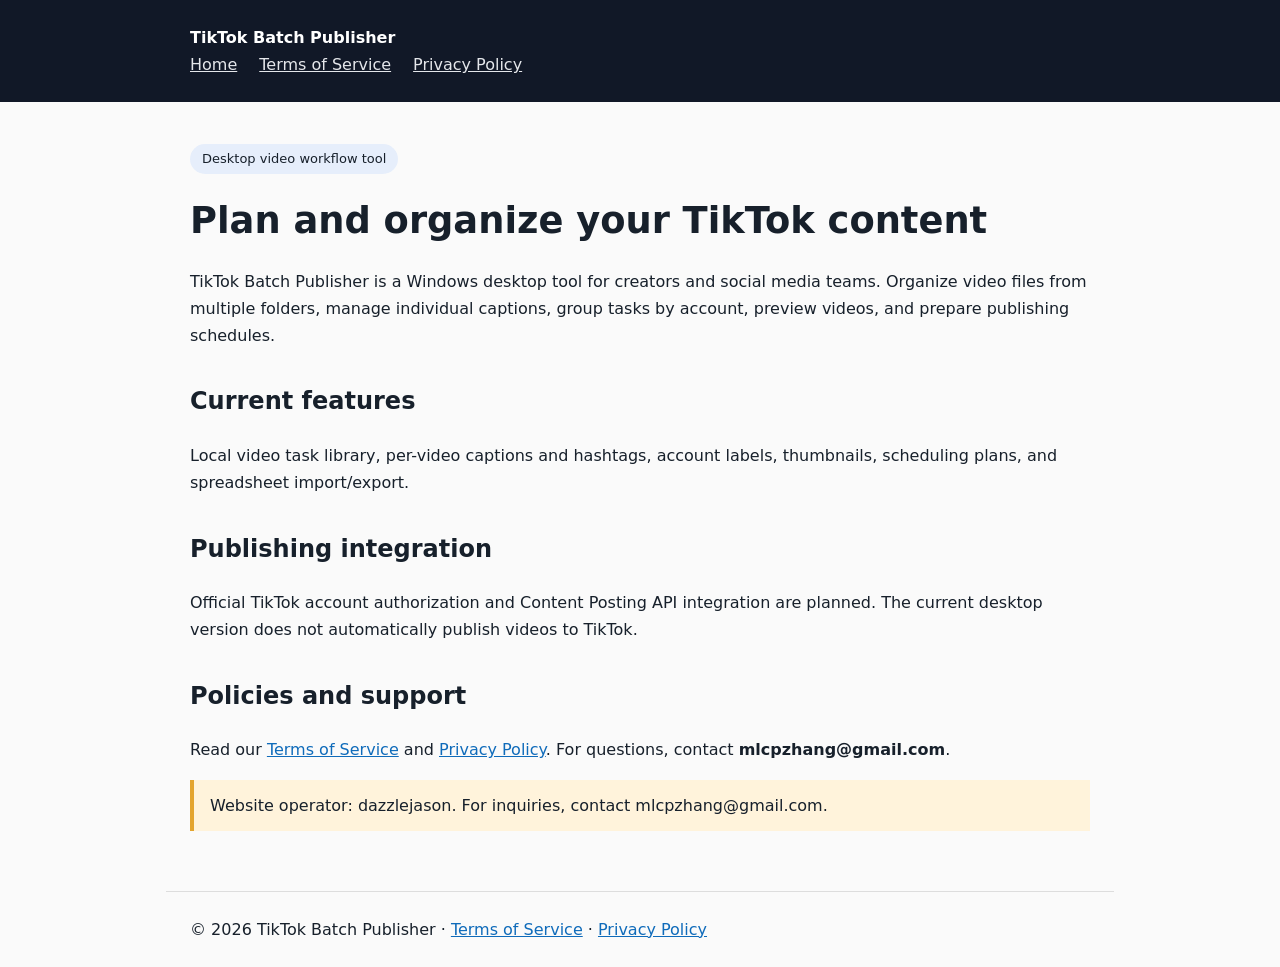
<file: index.html>
<!doctype html><html lang="en"><head><meta charset="utf-8"><meta name="viewport" content="width=device-width,initial-scale=1"><title>Home | TikTok Batch Publisher</title><link rel="stylesheet" href="style.css"></head><body><header><strong>TikTok Batch Publisher</strong><nav><a href="index.html">Home</a><a href="terms/">Terms of Service</a><a href="privacy/">Privacy Policy</a></nav></header><main><span class="pill">Desktop video workflow tool</span><h1>Plan and organize your TikTok content</h1><p>TikTok Batch Publisher is a Windows desktop tool for creators and social media teams. Organize video files from multiple folders, manage individual captions, group tasks by account, preview videos, and prepare publishing schedules.</p><h2>Current features</h2><p>Local video task library, per-video captions and hashtags, account labels, thumbnails, scheduling plans, and spreadsheet import/export.</p><h2>Publishing integration</h2><p>Official TikTok account authorization and Content Posting API integration are planned. The current desktop version does not automatically publish videos to TikTok.</p><h2>Policies and support</h2><p>Read our <a href="terms/">Terms of Service</a> and <a href="privacy/">Privacy Policy</a>. For questions, contact <strong>mlcpzhang@gmail.com</strong>.</p><p class="note">Website operator: dazzlejason. For inquiries, contact mlcpzhang@gmail.com.</p></main><footer>© 2026 TikTok Batch Publisher · <a href="terms/">Terms of Service</a> · <a href="privacy/">Privacy Policy</a></footer></body></html>
</file>
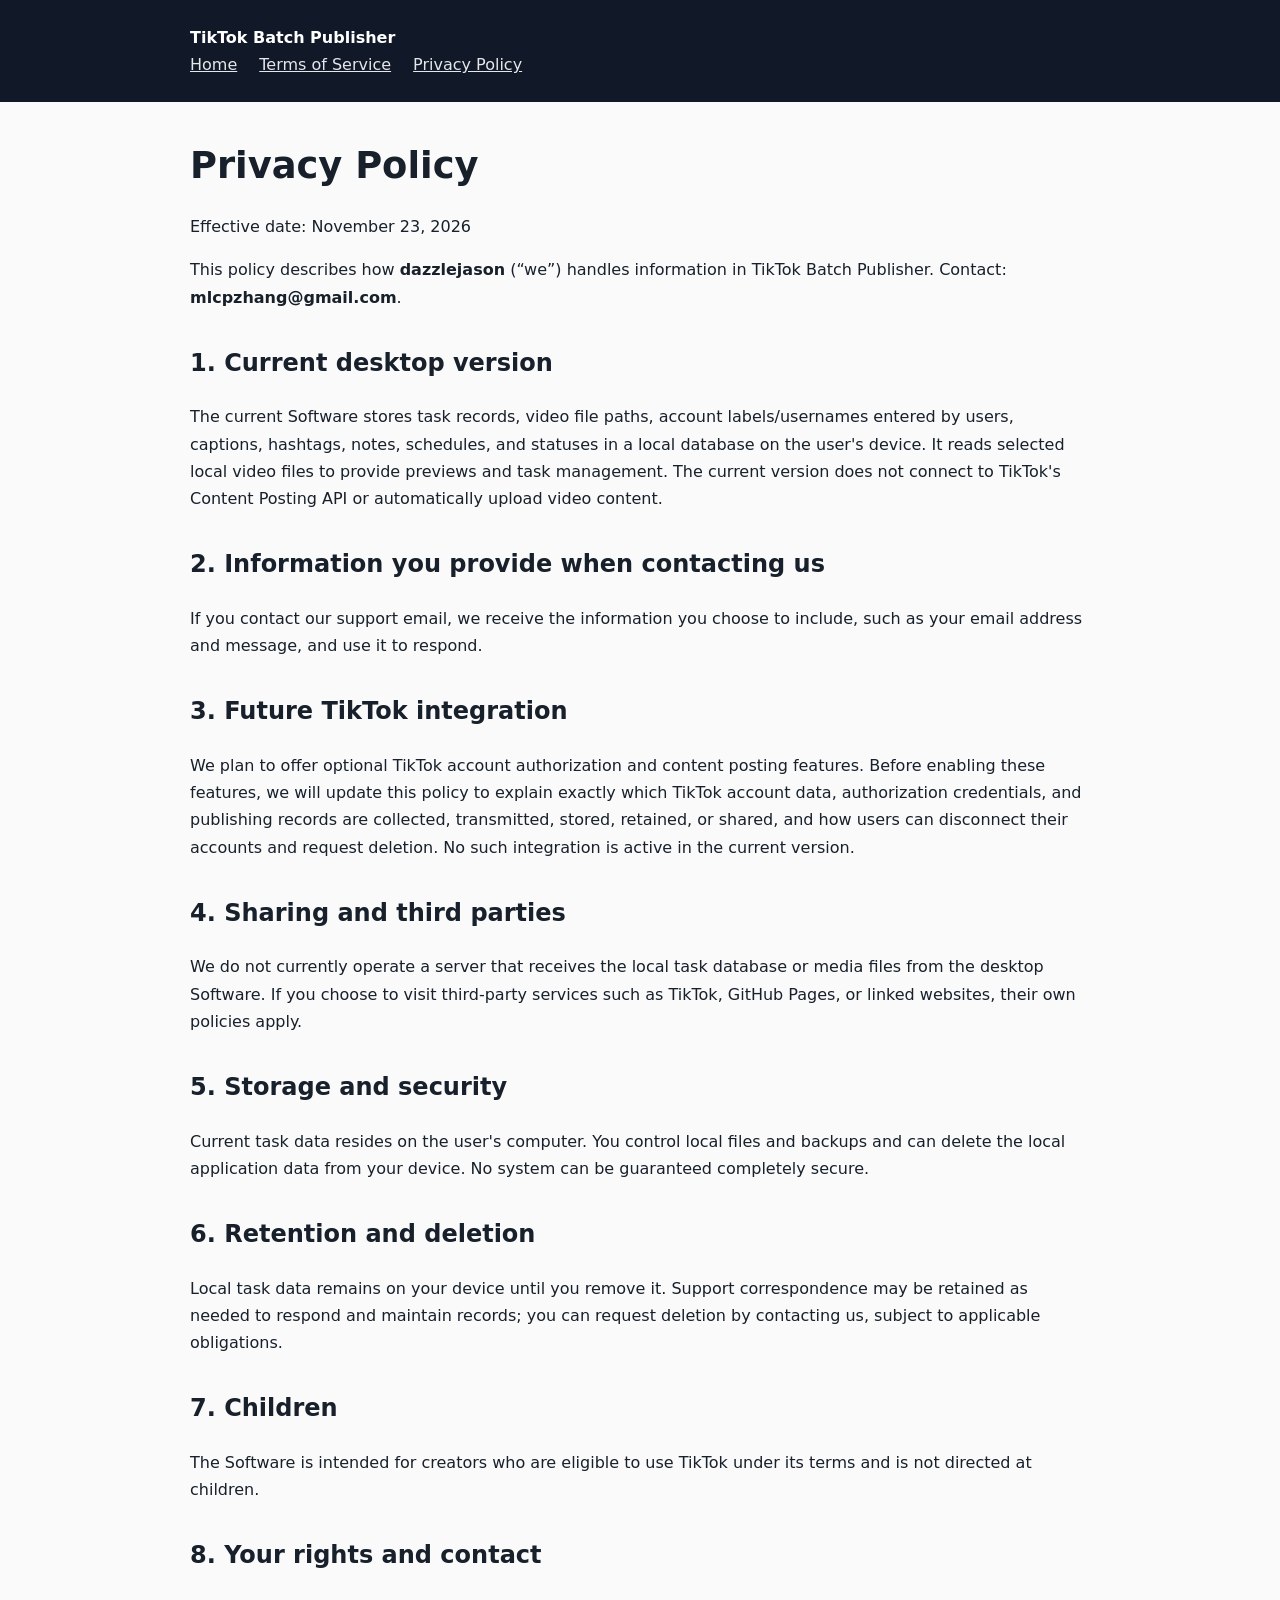
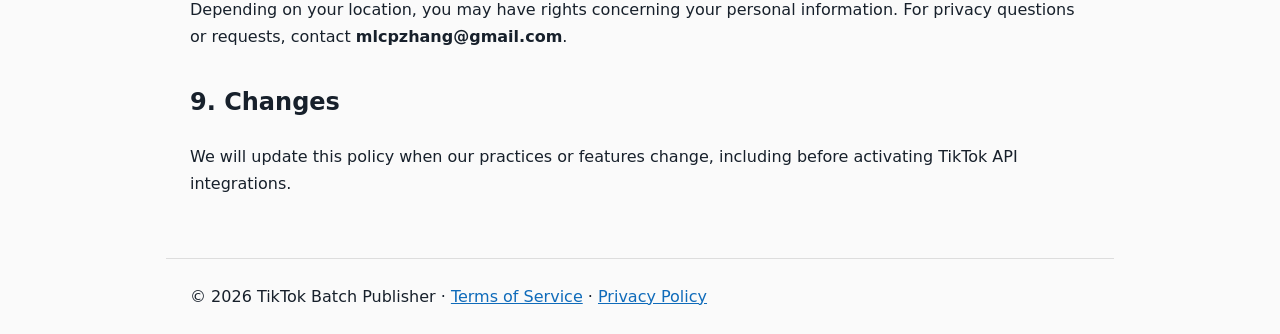
<file: privacy/index.html>
<!doctype html><html lang="en"><head><meta charset="utf-8"><meta name="viewport" content="width=device-width,initial-scale=1"><title>Privacy Policy | TikTok Batch Publisher</title><link rel="stylesheet" href="../style.css"></head><body><header><strong>TikTok Batch Publisher</strong><nav><a href="../index.html">Home</a><a href="../terms/">Terms of Service</a><a href="../privacy/">Privacy Policy</a></nav></header><main><h1>Privacy Policy</h1><p>Effective date: November 23, 2026</p><p>This policy describes how <strong>dazzlejason</strong> (“we”) handles information in TikTok Batch Publisher. Contact: <strong>mlcpzhang@gmail.com</strong>.</p><h2>1. Current desktop version</h2><p>The current Software stores task records, video file paths, account labels/usernames entered by users, captions, hashtags, notes, schedules, and statuses in a local database on the user's device. It reads selected local video files to provide previews and task management. The current version does not connect to TikTok's Content Posting API or automatically upload video content.</p><h2>2. Information you provide when contacting us</h2><p>If you contact our support email, we receive the information you choose to include, such as your email address and message, and use it to respond.</p><h2>3. Future TikTok integration</h2><p>We plan to offer optional TikTok account authorization and content posting features. Before enabling these features, we will update this policy to explain exactly which TikTok account data, authorization credentials, and publishing records are collected, transmitted, stored, retained, or shared, and how users can disconnect their accounts and request deletion. No such integration is active in the current version.</p><h2>4. Sharing and third parties</h2><p>We do not currently operate a server that receives the local task database or media files from the desktop Software. If you choose to visit third-party services such as TikTok, GitHub Pages, or linked websites, their own policies apply.</p><h2>5. Storage and security</h2><p>Current task data resides on the user's computer. You control local files and backups and can delete the local application data from your device. No system can be guaranteed completely secure.</p><h2>6. Retention and deletion</h2><p>Local task data remains on your device until you remove it. Support correspondence may be retained as needed to respond and maintain records; you can request deletion by contacting us, subject to applicable obligations.</p><h2>7. Children</h2><p>The Software is intended for creators who are eligible to use TikTok under its terms and is not directed at children.</p><h2>8. Your rights and contact</h2><p>Depending on your location, you may have rights concerning your personal information. For privacy questions or requests, contact <strong>mlcpzhang@gmail.com</strong>.</p><h2>9. Changes</h2><p>We will update this policy when our practices or features change, including before activating TikTok API integrations.</p></main><footer>© 2026 TikTok Batch Publisher · <a href="../terms/">Terms of Service</a> · <a href="../privacy/">Privacy Policy</a></footer></body></html>
</file>
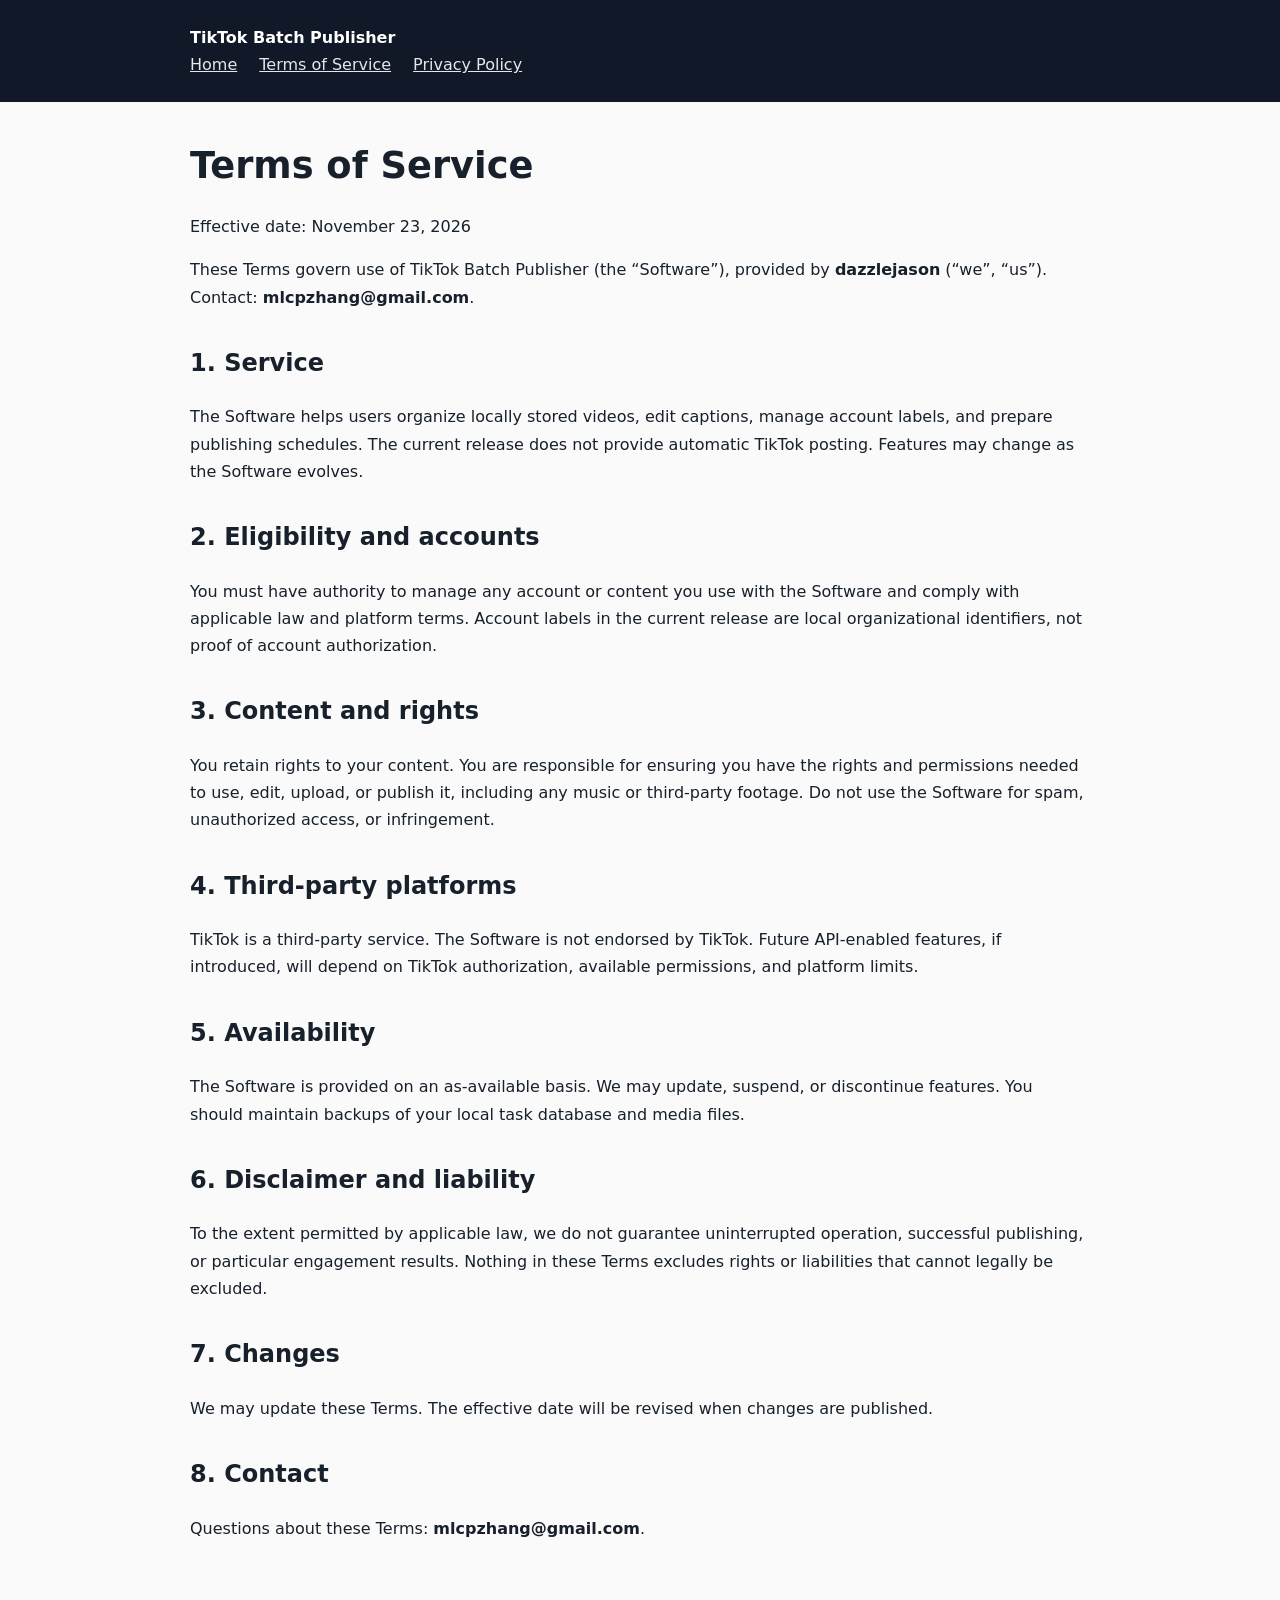
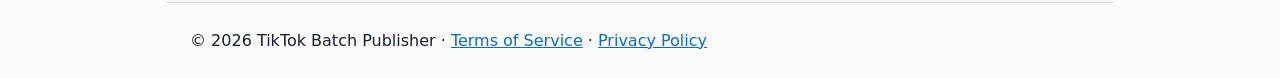
<file: terms/index.html>
<!doctype html><html lang="en"><head><meta charset="utf-8"><meta name="viewport" content="width=device-width,initial-scale=1"><title>Terms of Service | TikTok Batch Publisher</title><link rel="stylesheet" href="../style.css"></head><body><header><strong>TikTok Batch Publisher</strong><nav><a href="../index.html">Home</a><a href="../terms/">Terms of Service</a><a href="../privacy/">Privacy Policy</a></nav></header><main><h1>Terms of Service</h1><p>Effective date: November 23, 2026</p><p>These Terms govern use of TikTok Batch Publisher (the “Software”), provided by <strong>dazzlejason</strong> (“we”, “us”). Contact: <strong>mlcpzhang@gmail.com</strong>.</p><h2>1. Service</h2><p>The Software helps users organize locally stored videos, edit captions, manage account labels, and prepare publishing schedules. The current release does not provide automatic TikTok posting. Features may change as the Software evolves.</p><h2>2. Eligibility and accounts</h2><p>You must have authority to manage any account or content you use with the Software and comply with applicable law and platform terms. Account labels in the current release are local organizational identifiers, not proof of account authorization.</p><h2>3. Content and rights</h2><p>You retain rights to your content. You are responsible for ensuring you have the rights and permissions needed to use, edit, upload, or publish it, including any music or third-party footage. Do not use the Software for spam, unauthorized access, or infringement.</p><h2>4. Third-party platforms</h2><p>TikTok is a third-party service. The Software is not endorsed by TikTok. Future API-enabled features, if introduced, will depend on TikTok authorization, available permissions, and platform limits.</p><h2>5. Availability</h2><p>The Software is provided on an as-available basis. We may update, suspend, or discontinue features. You should maintain backups of your local task database and media files.</p><h2>6. Disclaimer and liability</h2><p>To the extent permitted by applicable law, we do not guarantee uninterrupted operation, successful publishing, or particular engagement results. Nothing in these Terms excludes rights or liabilities that cannot legally be excluded.</p><h2>7. Changes</h2><p>We may update these Terms. The effective date will be revised when changes are published.</p><h2>8. Contact</h2><p>Questions about these Terms: <strong>mlcpzhang@gmail.com</strong>.</p></main><footer>© 2026 TikTok Batch Publisher · <a href="../terms/">Terms of Service</a> · <a href="../privacy/">Privacy Policy</a></footer></body></html>
</file>
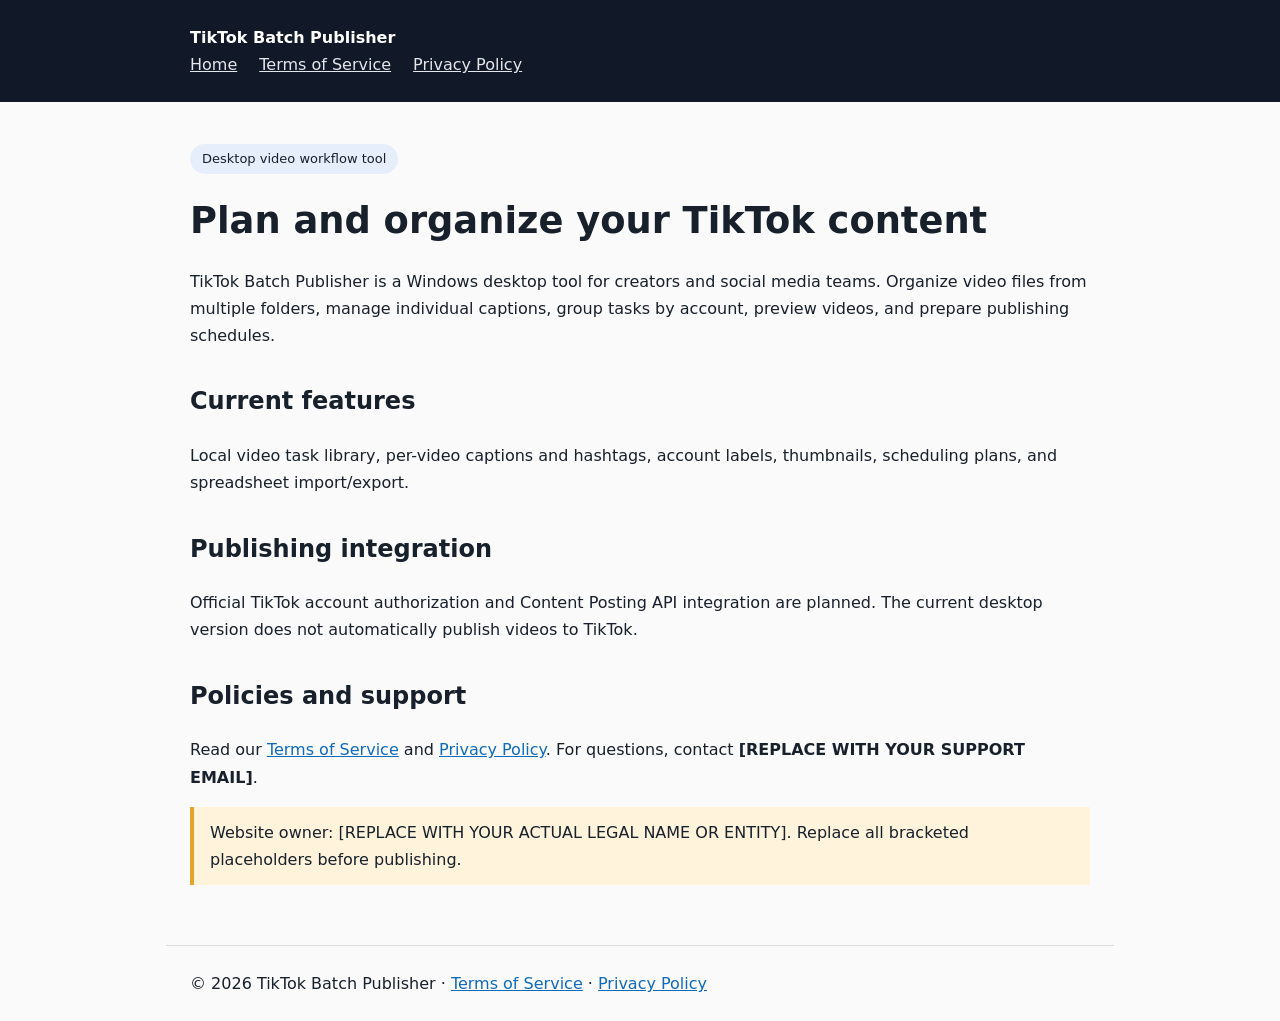
<file: TikTok_Batch_Publisher_GitHub_Pages_Website/index.html>
<!doctype html><html lang="en"><head><meta charset="utf-8"><meta name="viewport" content="width=device-width,initial-scale=1"><title>Home | TikTok Batch Publisher</title><link rel="stylesheet" href="style.css"></head><body><header><strong>TikTok Batch Publisher</strong><nav><a href="index.html">Home</a><a href="terms/">Terms of Service</a><a href="privacy/">Privacy Policy</a></nav></header><main><span class="pill">Desktop video workflow tool</span><h1>Plan and organize your TikTok content</h1><p>TikTok Batch Publisher is a Windows desktop tool for creators and social media teams. Organize video files from multiple folders, manage individual captions, group tasks by account, preview videos, and prepare publishing schedules.</p><h2>Current features</h2><p>Local video task library, per-video captions and hashtags, account labels, thumbnails, scheduling plans, and spreadsheet import/export.</p><h2>Publishing integration</h2><p>Official TikTok account authorization and Content Posting API integration are planned. The current desktop version does not automatically publish videos to TikTok.</p><h2>Policies and support</h2><p>Read our <a href="terms/">Terms of Service</a> and <a href="privacy/">Privacy Policy</a>. For questions, contact <strong>[REPLACE WITH YOUR SUPPORT EMAIL]</strong>.</p><p class="note">Website owner: [REPLACE WITH YOUR ACTUAL LEGAL NAME OR ENTITY]. Replace all bracketed placeholders before publishing.</p></main><footer>© 2026 TikTok Batch Publisher · <a href="terms/">Terms of Service</a> · <a href="privacy/">Privacy Policy</a></footer></body></html>
</file>
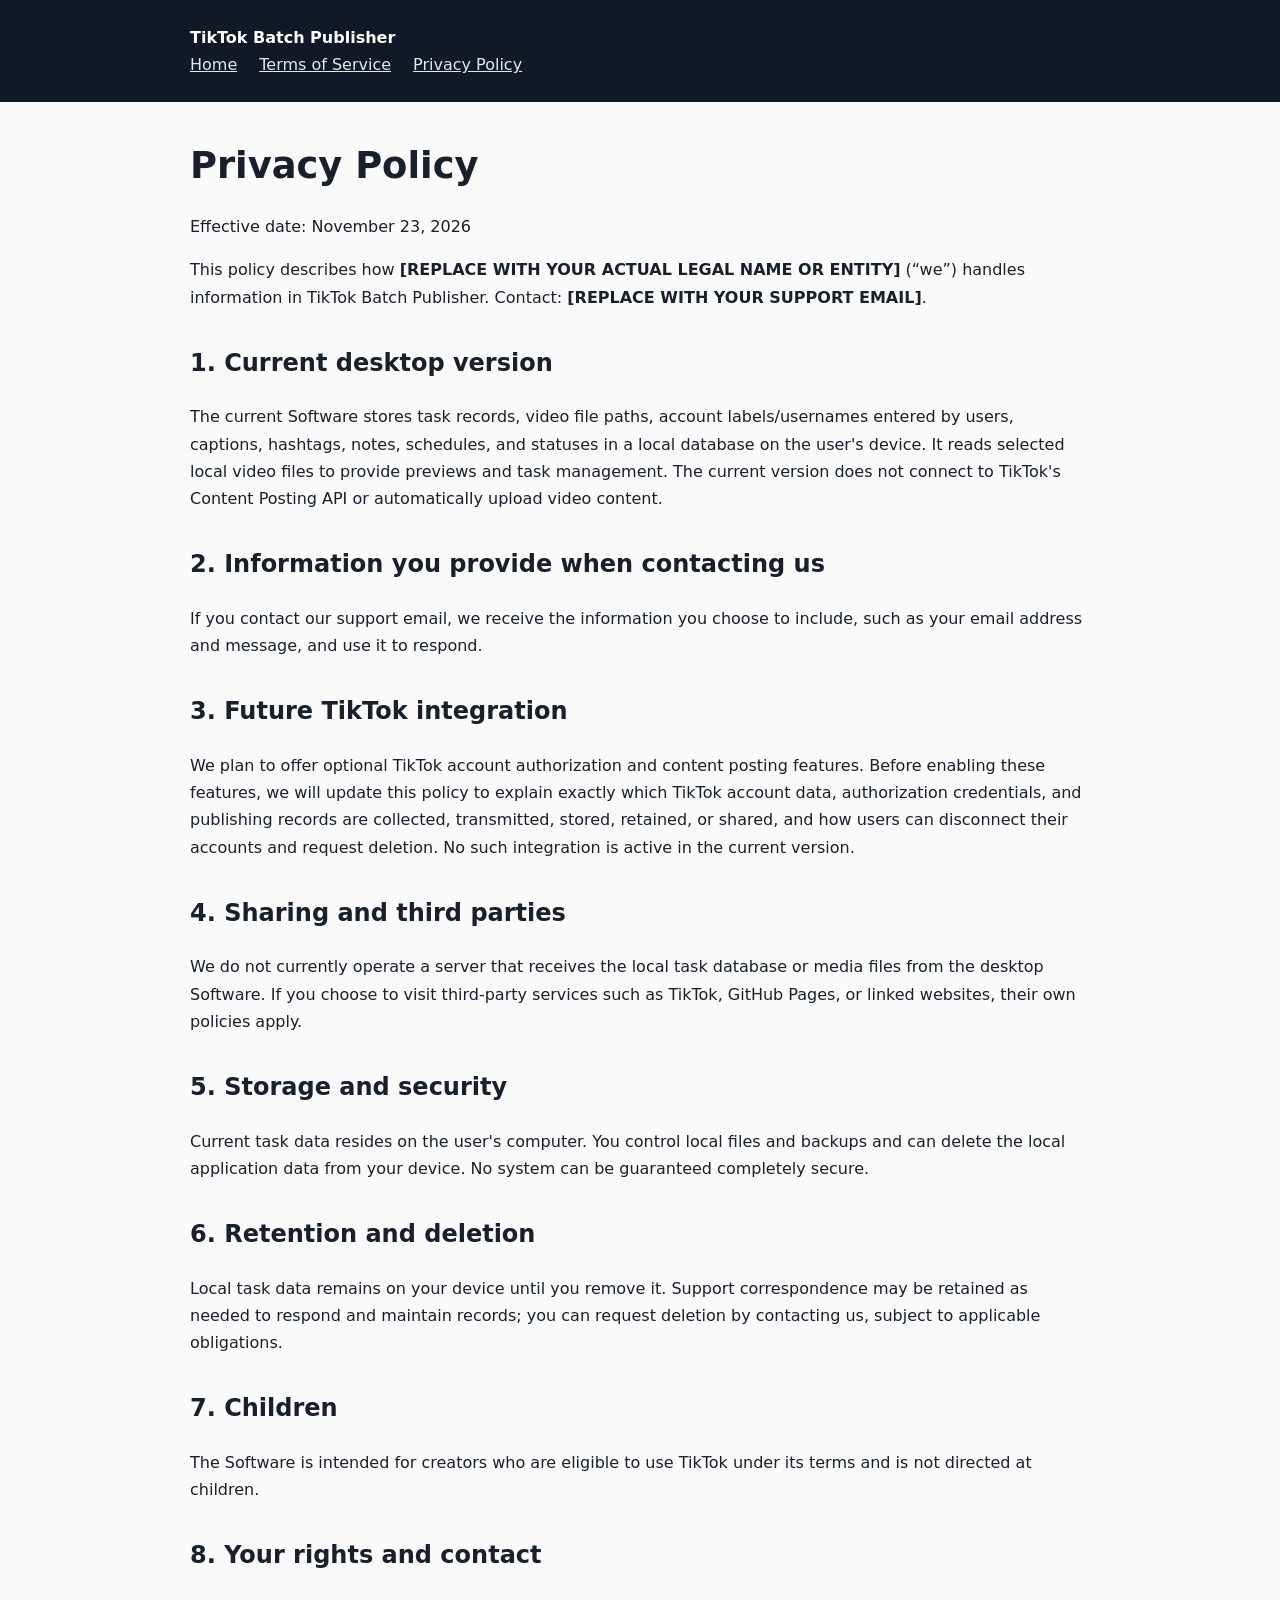
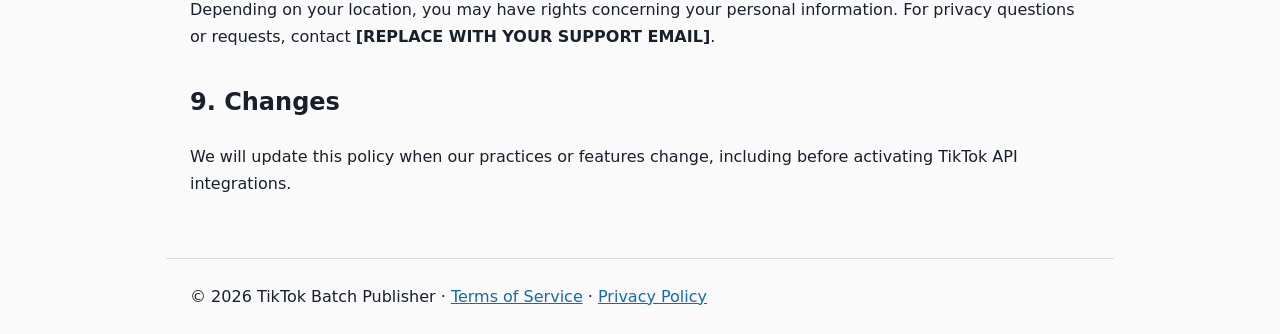
<file: TikTok_Batch_Publisher_GitHub_Pages_Website/privacy/index.html>
<!doctype html><html lang="en"><head><meta charset="utf-8"><meta name="viewport" content="width=device-width,initial-scale=1"><title>Privacy Policy | TikTok Batch Publisher</title><link rel="stylesheet" href="../style.css"></head><body><header><strong>TikTok Batch Publisher</strong><nav><a href="../index.html">Home</a><a href="../terms/">Terms of Service</a><a href="../privacy/">Privacy Policy</a></nav></header><main><h1>Privacy Policy</h1><p>Effective date: November 23, 2026</p><p>This policy describes how <strong>[REPLACE WITH YOUR ACTUAL LEGAL NAME OR ENTITY]</strong> (“we”) handles information in TikTok Batch Publisher. Contact: <strong>[REPLACE WITH YOUR SUPPORT EMAIL]</strong>.</p><h2>1. Current desktop version</h2><p>The current Software stores task records, video file paths, account labels/usernames entered by users, captions, hashtags, notes, schedules, and statuses in a local database on the user's device. It reads selected local video files to provide previews and task management. The current version does not connect to TikTok's Content Posting API or automatically upload video content.</p><h2>2. Information you provide when contacting us</h2><p>If you contact our support email, we receive the information you choose to include, such as your email address and message, and use it to respond.</p><h2>3. Future TikTok integration</h2><p>We plan to offer optional TikTok account authorization and content posting features. Before enabling these features, we will update this policy to explain exactly which TikTok account data, authorization credentials, and publishing records are collected, transmitted, stored, retained, or shared, and how users can disconnect their accounts and request deletion. No such integration is active in the current version.</p><h2>4. Sharing and third parties</h2><p>We do not currently operate a server that receives the local task database or media files from the desktop Software. If you choose to visit third-party services such as TikTok, GitHub Pages, or linked websites, their own policies apply.</p><h2>5. Storage and security</h2><p>Current task data resides on the user's computer. You control local files and backups and can delete the local application data from your device. No system can be guaranteed completely secure.</p><h2>6. Retention and deletion</h2><p>Local task data remains on your device until you remove it. Support correspondence may be retained as needed to respond and maintain records; you can request deletion by contacting us, subject to applicable obligations.</p><h2>7. Children</h2><p>The Software is intended for creators who are eligible to use TikTok under its terms and is not directed at children.</p><h2>8. Your rights and contact</h2><p>Depending on your location, you may have rights concerning your personal information. For privacy questions or requests, contact <strong>[REPLACE WITH YOUR SUPPORT EMAIL]</strong>.</p><h2>9. Changes</h2><p>We will update this policy when our practices or features change, including before activating TikTok API integrations.</p></main><footer>© 2026 TikTok Batch Publisher · <a href="../terms/">Terms of Service</a> · <a href="../privacy/">Privacy Policy</a></footer></body></html>
</file>
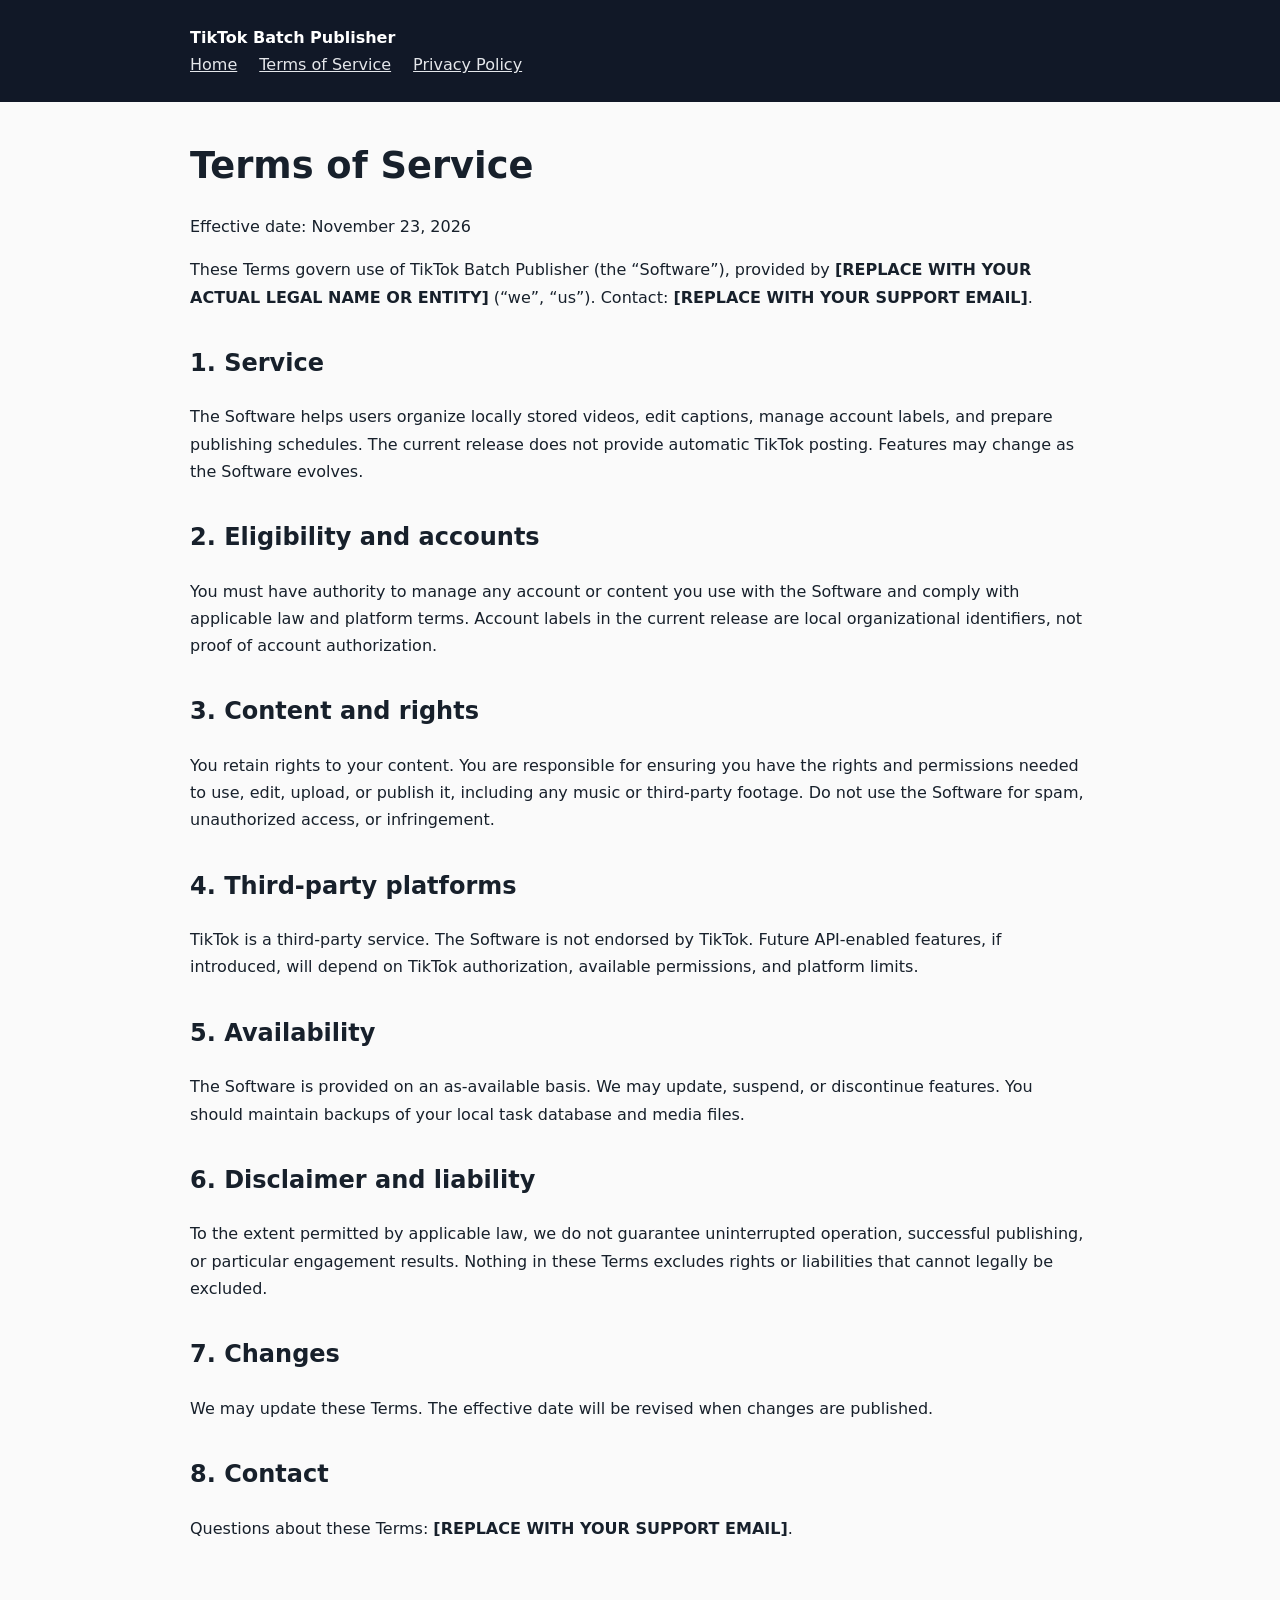
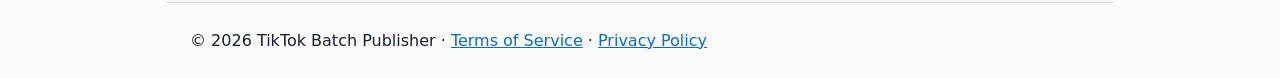
<file: TikTok_Batch_Publisher_GitHub_Pages_Website/terms/index.html>
<!doctype html><html lang="en"><head><meta charset="utf-8"><meta name="viewport" content="width=device-width,initial-scale=1"><title>Terms of Service | TikTok Batch Publisher</title><link rel="stylesheet" href="../style.css"></head><body><header><strong>TikTok Batch Publisher</strong><nav><a href="../index.html">Home</a><a href="../terms/">Terms of Service</a><a href="../privacy/">Privacy Policy</a></nav></header><main><h1>Terms of Service</h1><p>Effective date: November 23, 2026</p><p>These Terms govern use of TikTok Batch Publisher (the “Software”), provided by <strong>[REPLACE WITH YOUR ACTUAL LEGAL NAME OR ENTITY]</strong> (“we”, “us”). Contact: <strong>[REPLACE WITH YOUR SUPPORT EMAIL]</strong>.</p><h2>1. Service</h2><p>The Software helps users organize locally stored videos, edit captions, manage account labels, and prepare publishing schedules. The current release does not provide automatic TikTok posting. Features may change as the Software evolves.</p><h2>2. Eligibility and accounts</h2><p>You must have authority to manage any account or content you use with the Software and comply with applicable law and platform terms. Account labels in the current release are local organizational identifiers, not proof of account authorization.</p><h2>3. Content and rights</h2><p>You retain rights to your content. You are responsible for ensuring you have the rights and permissions needed to use, edit, upload, or publish it, including any music or third-party footage. Do not use the Software for spam, unauthorized access, or infringement.</p><h2>4. Third-party platforms</h2><p>TikTok is a third-party service. The Software is not endorsed by TikTok. Future API-enabled features, if introduced, will depend on TikTok authorization, available permissions, and platform limits.</p><h2>5. Availability</h2><p>The Software is provided on an as-available basis. We may update, suspend, or discontinue features. You should maintain backups of your local task database and media files.</p><h2>6. Disclaimer and liability</h2><p>To the extent permitted by applicable law, we do not guarantee uninterrupted operation, successful publishing, or particular engagement results. Nothing in these Terms excludes rights or liabilities that cannot legally be excluded.</p><h2>7. Changes</h2><p>We may update these Terms. The effective date will be revised when changes are published.</p><h2>8. Contact</h2><p>Questions about these Terms: <strong>[REPLACE WITH YOUR SUPPORT EMAIL]</strong>.</p></main><footer>© 2026 TikTok Batch Publisher · <a href="../terms/">Terms of Service</a> · <a href="../privacy/">Privacy Policy</a></footer></body></html>
</file>
<file: style.css>
body{font-family:system-ui,-apple-system,Segoe UI,Arial,sans-serif;background:#fafafa;color:#17202b;margin:0;line-height:1.7}header{background:#111827;color:white;padding:24px max(24px,calc((100vw - 900px)/2))}nav a{color:#e5e7eb;margin-right:22px}main{max-width:900px;margin:42px auto;padding:0 24px}h1{font-size:2.3rem;line-height:1.2}h2{margin-top:32px}a{color:#0f6bba}footer{border-top:1px solid #ddd;max-width:900px;margin:60px auto 0;padding:24px} .note{background:#fff3db;border-left:4px solid #e3a42e;padding:12px 16px} .pill{display:inline-block;background:#e6eefb;border-radius:16px;padding:4px 12px;font-size:13px}
</file>
<file: TikTok_Batch_Publisher_GitHub_Pages_Website/style.css>
body{font-family:system-ui,-apple-system,Segoe UI,Arial,sans-serif;background:#fafafa;color:#17202b;margin:0;line-height:1.7}header{background:#111827;color:white;padding:24px max(24px,calc((100vw - 900px)/2))}nav a{color:#e5e7eb;margin-right:22px}main{max-width:900px;margin:42px auto;padding:0 24px}h1{font-size:2.3rem;line-height:1.2}h2{margin-top:32px}a{color:#0f6bba}footer{border-top:1px solid #ddd;max-width:900px;margin:60px auto 0;padding:24px} .note{background:#fff3db;border-left:4px solid #e3a42e;padding:12px 16px} .pill{display:inline-block;background:#e6eefb;border-radius:16px;padding:4px 12px;font-size:13px}
</file>
